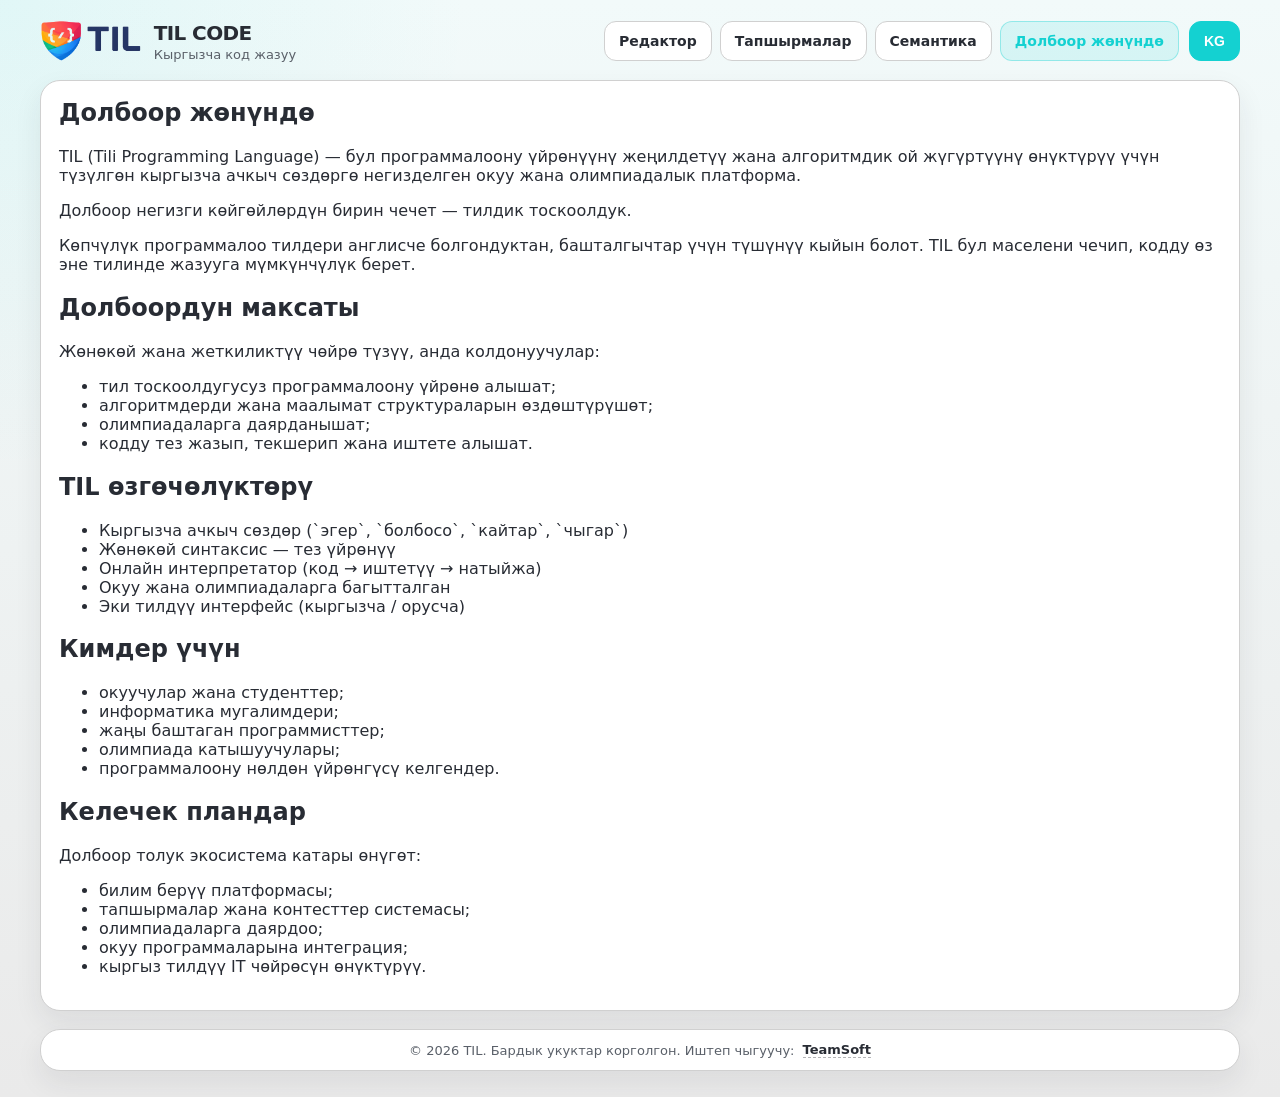
<file: docs/project-kg.html>
<!doctype html>
<html lang="ru">
  <head>
    <meta charset="UTF-8" />
    <meta name="viewport" content="width=device-width, initial-scale=1.0" />
    <title>TIL CODE — Долбоор жөнүндө</title>
    <meta
      name="description"
      content="Долбоор жөнүндө: TIL (Tili Programming Language) — кыргызча программалоо үчүн окуу жана олимпиадалык платформа. Программирование на кыргызском, кыргыз тилинде код жазуу, курстар, алгоритмдер."
    />
    <meta name="robots" content="index,follow" />
    <meta name="theme-color" content="#14d1d1" />

    <meta property="og:title" content="TIL CODE — Долбоор жөнүндө" />
    <meta property="og:description" content="TIL — кыргызча программалоо: кыргыз тилинде код жазуу үчүн тил жана окуу-олимпиадалык платформа." />
    <meta property="og:type" content="website" />
    <meta property="og:site_name" content="TIL CODE" />
    <meta name="twitter:card" content="summary" />
    <link rel="icon" type="image/png" sizes="32x32" href="assets/favicon-32.png" />
    <link rel="apple-touch-icon" sizes="180x180" href="assets/apple-touch-icon.png" />
    <link rel="icon" type="image/png" sizes="192x192" href="assets/icon-192.png" />

    <link rel="stylesheet" href="styles.css" />
  </head>
  <body class="lang-kg">
    <div class="page">
      <header class="topbar">
        <a href="index.html" class="brand">
          <img src="assets/logo.png" alt="TIL CODE — Кыргызча код жазуу" class="brand-logo" />
          <div class="brand-copy">
            <strong>TIL CODE</strong>
            <span>Кыргызча код жазуу</span>
          </div>
        </a>

        <div class="top-actions">
          <nav class="nav">
            <a href="index.html"><span data-lang="ru">Редактор</span><span data-lang="kg">Редактор</span></a>
            <a href="tasks.html"><span data-lang="ru">Задачи</span><span data-lang="kg">Тапшырмалар</span></a>
            <a href="semantics.html"><span data-lang="ru">Семантика</span><span data-lang="kg">Семантика</span></a>
            <a id="projectNavLink" href="project-kg.html" class="active"><span data-lang="kg">Долбоор жөнүндө</span><span data-lang="ru">О проекте</span></a>
          </nav>

          <div class="lang-switch">
            <button id="langToggleBtn" class="active" type="button" aria-label="Переключить язык интерфейса">RU</button>
          </div>
        </div>
      </header>

      <section class="card">
        <div class="card-body">
          <h1 style="margin-top: 0;">Долбоор жөнүндө</h1>

          <div data-lang="kg">
            <p>
              TIL (Tili Programming Language) — бул программалоону үйрөнүүнү жеңилдетүү жана алгоритмдик ой жүгүртүүнү өнүктүрүү үчүн түзүлгөн кыргызча ачкыч сөздөргө негизделген окуу жана олимпиадалык платформа.
            </p>

            <p>Долбоор негизги көйгөйлөрдүн бирин чечет — тилдик тоскоолдук.</p>
            <p>Көпчүлүк программалоо тилдери англисче болгондуктан, башталгычтар үчүн түшүнүү кыйын болот. TIL бул маселени чечип, кодду өз эне тилинде жазууга мүмкүнчүлүк берет.</p>

            <h2>Долбоордун максаты</h2>
            <p>Жөнөкөй жана жеткиликтүү чөйрө түзүү, анда колдонуучулар:</p>
            <ul>
              <li>тил тоскоолдугусуз программалоону үйрөнө алышат;</li>
              <li>алгоритмдерди жана маалымат структураларын өздөштүрүшөт;</li>
              <li>олимпиадаларга даярданышат;</li>
              <li>кодду тез жазып, текшерип жана иштете алышат.</li>
            </ul>

            <h2>TIL өзгөчөлүктөрү</h2>
            <ul>
              <li>Кыргызча ачкыч сөздөр (`эгер`, `болбосо`, `кайтар`, `чыгар`)</li>
              <li>Жөнөкөй синтаксис — тез үйрөнүү</li>
              <li>Онлайн интерпретатор (код → иштетүү → натыйжа)</li>
              <li>Окуу жана олимпиадаларга багытталган</li>
              <li>Эки тилдүү интерфейс (кыргызча / орусча)</li>
            </ul>

            <h2>Кимдер үчүн</h2>
            <ul>
              <li>окуучулар жана студенттер;</li>
              <li>информатика мугалимдери;</li>
              <li>жаңы баштаган программисттер;</li>
              <li>олимпиада катышуучулары;</li>
              <li>программалоону нөлдөн үйрөнгүсү келгендер.</li>
            </ul>

            <h2>Келечек пландар</h2>
            <p>Долбоор толук экосистема катары өнүгөт:</p>
            <ul>
              <li>билим берүү платформасы;</li>
              <li>тапшырмалар жана контесттер системасы;</li>
              <li>олимпиадаларга даярдоо;</li>
              <li>окуу программаларына интеграция;</li>
              <li>кыргыз тилдүү IT чөйрөсүн өнүктүрүү.</li>
            </ul>
          </div>

          <div data-lang="ru">
            <p><strong>Важно:</strong> интерфейс тилин RUге которсоңуз, бул беттеги мазмун орусча көрсөтүлөт.</p>
            <p>
              TIL (Tili Programming Language) — это учебно-олимпиадная платформа и язык программирования с кыргызскими ключевыми словами, созданные для упрощения входа в программирование и развития алгоритмического мышления.
            </p>
            <p>Проект решает одну из ключевых проблем обучения — языковой барьер.</p>
            <p>Большинство языков программирования используют английские ключевые слова, что усложняет понимание для начинающих. TIL предлагает альтернативу: писать код на понятном, родном языке.</p>

            <h2>Цель проекта</h2>
            <p>Создать простую, доступную и эффективную среду, где школьники и студенты смогут:</p>
            <ul>
              <li>изучать программирование без языкового барьера;</li>
              <li>осваивать алгоритмы и структуры данных;</li>
              <li>готовиться к олимпиадам по информатике;</li>
              <li>быстро проверять и запускать решения.</li>
            </ul>

            <h2>Особенности TIL</h2>
            <ul>
              <li>Кыргызские ключевые слова (`эгер`, `болбосо`, `кайтар`, `чыгар`)</li>
              <li>Минимальный синтаксис — быстрое обучение</li>
              <li>Онлайн-интерпретатор (код → запуск → результат)</li>
              <li>Ориентация на обучение и олимпиады</li>
              <li>Двуязычный интерфейс (русский / кыргызский)</li>
            </ul>

            <h2>Для кого этот проект</h2>
            <ul>
              <li>школьники и студенты;</li>
              <li>учителя информатики;</li>
              <li>начинающие программисты;</li>
              <li>участники олимпиад;</li>
              <li>все, кто хочет понять программирование с нуля.</li>
            </ul>

            <h2>Перспективы</h2>
            <p>Проект развивается как полноценная экосистема:</p>
            <ul>
              <li>образовательная платформа;</li>
              <li>система задач и контестов;</li>
              <li>подготовка к олимпиадам;</li>
              <li>интеграция с учебными программами;</li>
              <li>развитие кыргызоязычной IT-среды.</li>
            </ul>
          </div>
        </div>
      </section>

      <footer class="site-footer">
        <span data-lang="ru">© 2026 TIL. Все права защищены. Разработчик:</span><span data-lang="kg">© 2026 TIL. Бардык укуктар корголгон. Иштеп чыгуучу:</span>
        <a href="https://tms.kg/" target="_blank" rel="noopener noreferrer">TeamSoft</a>
      </footer>
    </div>

    <script src="config.js"></script>
    <script src="lang.js"></script>
  </body>
</html>
</file>
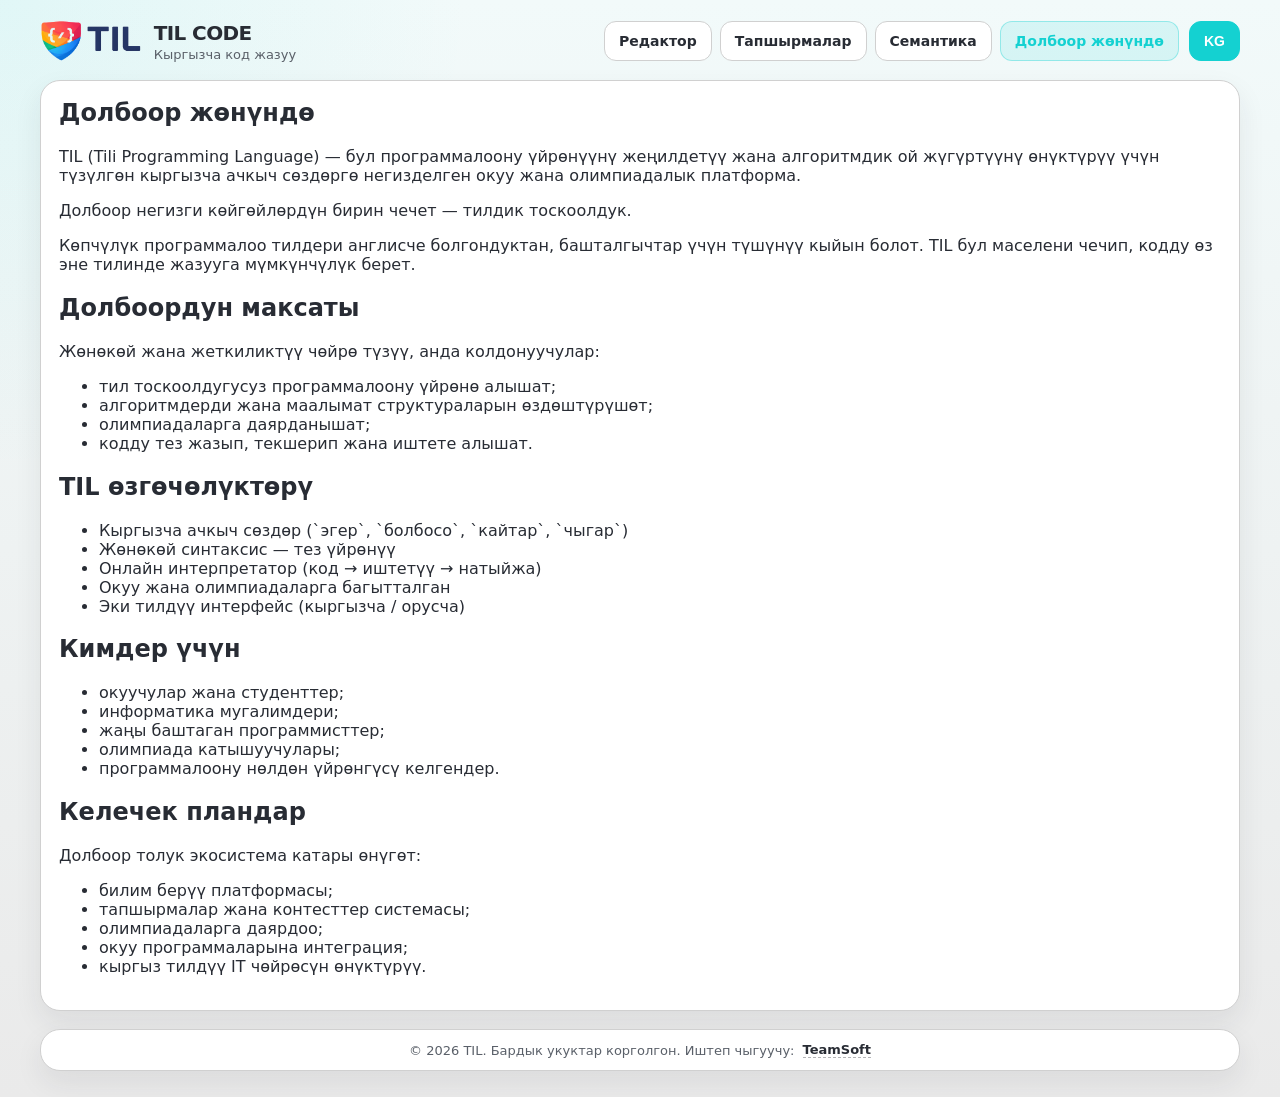
<file: docs/project-ru.html>
<!doctype html>
<html lang="ru">
  <head>
    <meta charset="UTF-8" />
    <meta name="viewport" content="width=device-width, initial-scale=1.0" />
    <title>TIL CODE — О проекте</title>
    <meta
      name="description"
      content="О проекте: TIL (Tili Programming Language) — платформа для кыргызча программалоо и программирования на кыргызском: язык с кыргызскими ключевыми словами, задачи, семантика, онлайн-интерпретатор."
    />
    <meta name="robots" content="index,follow" />
    <meta name="theme-color" content="#14d1d1" />

    <meta property="og:title" content="TIL CODE — О проекте" />
    <meta property="og:description" content="TIL — кыргызча программалоо и программирование на кыргызском: язык с кыргызскими ключевыми словами и онлайн-интерпретатор." />
    <meta property="og:type" content="website" />
    <meta property="og:site_name" content="TIL CODE" />
    <meta name="twitter:card" content="summary" />
    <link rel="icon" type="image/png" sizes="32x32" href="assets/favicon-32.png" />
    <link rel="apple-touch-icon" sizes="180x180" href="assets/apple-touch-icon.png" />
    <link rel="icon" type="image/png" sizes="192x192" href="assets/icon-192.png" />

    <link rel="stylesheet" href="styles.css" />
  </head>
  <body class="lang-kg">
    <div class="page">
      <header class="topbar">
        <a href="index.html" class="brand">
          <img src="assets/logo.png" alt="TIL CODE — Кыргызча код жазуу" class="brand-logo" />
          <div class="brand-copy">
            <strong>TIL CODE</strong>
            <span>Кыргызча код жазуу</span>
          </div>
        </a>

        <div class="top-actions">
          <nav class="nav">
            <a href="index.html"><span data-lang="ru">Редактор</span><span data-lang="kg">Редактор</span></a>
            <a href="tasks.html"><span data-lang="ru">Задачи</span><span data-lang="kg">Тапшырмалар</span></a>
            <a href="semantics.html"><span data-lang="ru">Семантика</span><span data-lang="kg">Семантика</span></a>
            <a id="projectNavLink" href="project-ru.html" class="active"><span data-lang="kg">Долбоор жөнүндө</span><span data-lang="ru">О проекте</span></a>
          </nav>

          <div class="lang-switch">
            <button id="langToggleBtn" class="active" type="button" aria-label="Переключить язык интерфейса">RU</button>
          </div>
        </div>
      </header>

      <section class="card">
        <div class="card-body">
          <h1 style="margin-top: 0;">О проекте</h1>

          <div data-lang="ru">
            <p>
              TIL (Tili Programming Language) — это учебно-олимпиадная платформа и язык программирования с кыргызскими ключевыми словами, созданные для упрощения входа в программирование и развития алгоритмического мышления.
            </p>
            <p>Проект решает одну из ключевых проблем обучения — языковой барьер.</p>
            <p>
              Большинство языков программирования используют английские ключевые слова, что усложняет понимание для начинающих. TIL предлагает альтернативу: писать код на понятном, родном языке.
            </p>

            <h2>Цель проекта</h2>
            <p>Создать простую, доступную и эффективную среду, где школьники и студенты смогут:</p>
            <ul>
              <li>изучать программирование без языкового барьера;</li>
              <li>осваивать алгоритмы и структуры данных;</li>
              <li>готовиться к олимпиадам по информатике;</li>
              <li>быстро проверять и запускать решения.</li>
            </ul>

            <h2>Особенности TIL</h2>
            <ul>
              <li>Кыргызские ключевые слова (`эгер`, `болбосо`, `кайтар`, `чыгар`)</li>
              <li>Минимальный синтаксис — быстрое обучение</li>
              <li>Онлайн-интерпретатор (код → запуск → результат)</li>
              <li>Ориентация на обучение и олимпиады</li>
              <li>Двуязычный интерфейс (русский / кыргызский)</li>
            </ul>

            <h2>Для кого этот проект</h2>
            <ul>
              <li>школьники и студенты;</li>
              <li>учителя информатики;</li>
              <li>начинающие программисты;</li>
              <li>участники олимпиад;</li>
              <li>все, кто хочет понять программирование с нуля.</li>
            </ul>

            <h2>Перспективы</h2>
            <p>Проект развивается как полноценная экосистема:</p>
            <ul>
              <li>образовательная платформа;</li>
              <li>система задач и контестов;</li>
              <li>подготовка к олимпиадам;</li>
              <li>интеграция с учебными программами;</li>
              <li>развитие кыргызоязычной IT-среды.</li>
            </ul>
          </div>

          <div data-lang="kg">
            <p>
              TIL (Tili Programming Language) — бул программалоону үйрөнүүнү жеңилдетүү жана алгоритмдик ой жүгүртүүнү өнүктүрүү үчүн түзүлгөн кыргызча ачкыч сөздөргө негизделген окуу жана олимпиадалык платформа.
            </p>
            <p>Долбоор негизги көйгөйлөрдүн бирин чечет — тилдик тоскоолдук.</p>
            <p>Көпчүлүк программалоо тилдери англисче болгондуктан, башталгычтар үчүн түшүнүү кыйын болот. TIL бул маселени чечип, кодду өз эне тилинде жазууга мүмкүнчүлүк берет.</p>

            <h2>Долбоордун максаты</h2>
            <p>Жөнөкөй жана жеткиликтүү чөйрө түзүү, анда колдонуучулар:</p>
            <ul>
              <li>тил тоскоолдугусуз программалоону үйрөнө алышат;</li>
              <li>алгоритмдерди жана маалымат структураларын өздөштүрүшөт;</li>
              <li>олимпиадаларга даярданышат;</li>
              <li>кодду тез жазып, текшерип жана иштете алышат.</li>
            </ul>

            <h2>TIL өзгөчөлүктөрү</h2>
            <ul>
              <li>Кыргызча ачкыч сөздөр (`эгер`, `болбосо`, `кайтар`, `чыгар`)</li>
              <li>Жөнөкөй синтаксис — тез үйрөнүү</li>
              <li>Онлайн интерпретатор (код → иштетүү → натыйжа)</li>
              <li>Окуу жана олимпиадаларга багытталган</li>
              <li>Эки тилдүү интерфейс (кыргызча / орусча)</li>
            </ul>

            <h2>Кимдер үчүн</h2>
            <ul>
              <li>окуучулар жана студенттер;</li>
              <li>информатика мугалимдери;</li>
              <li>жаңы баштаган программисттер;</li>
              <li>олимпиада катышуучулары;</li>
              <li>программалоону нөлдөн үйрөнгүсү келгендер.</li>
            </ul>

            <h2>Келечек пландар</h2>
            <p>Долбоор толук экосистема катары өнүгөт:</p>
            <ul>
              <li>билим берүү платформасы;</li>
              <li>тапшырмалар жана контесттер системасы;</li>
              <li>олимпиадаларга даярдоо;</li>
              <li>окуу программаларына интеграция;</li>
              <li>кыргыз тилдүү IT чөйрөсүн өнүктүрүү.</li>
            </ul>
          </div>
        </div>
      </section>

      <footer class="site-footer">
        <span data-lang="ru">© 2026 TIL. Все права защищены. Разработчик:</span><span data-lang="kg">© 2026 TIL. Бардык укуктар корголгон. Иштеп чыгуучу:</span>
        <a href="https://tms.kg/" target="_blank" rel="noopener noreferrer">TeamSoft</a>
      </footer>
    </div>

    <script src="config.js"></script>
    <script src="lang.js"></script>
  </body>
</html>
</file>
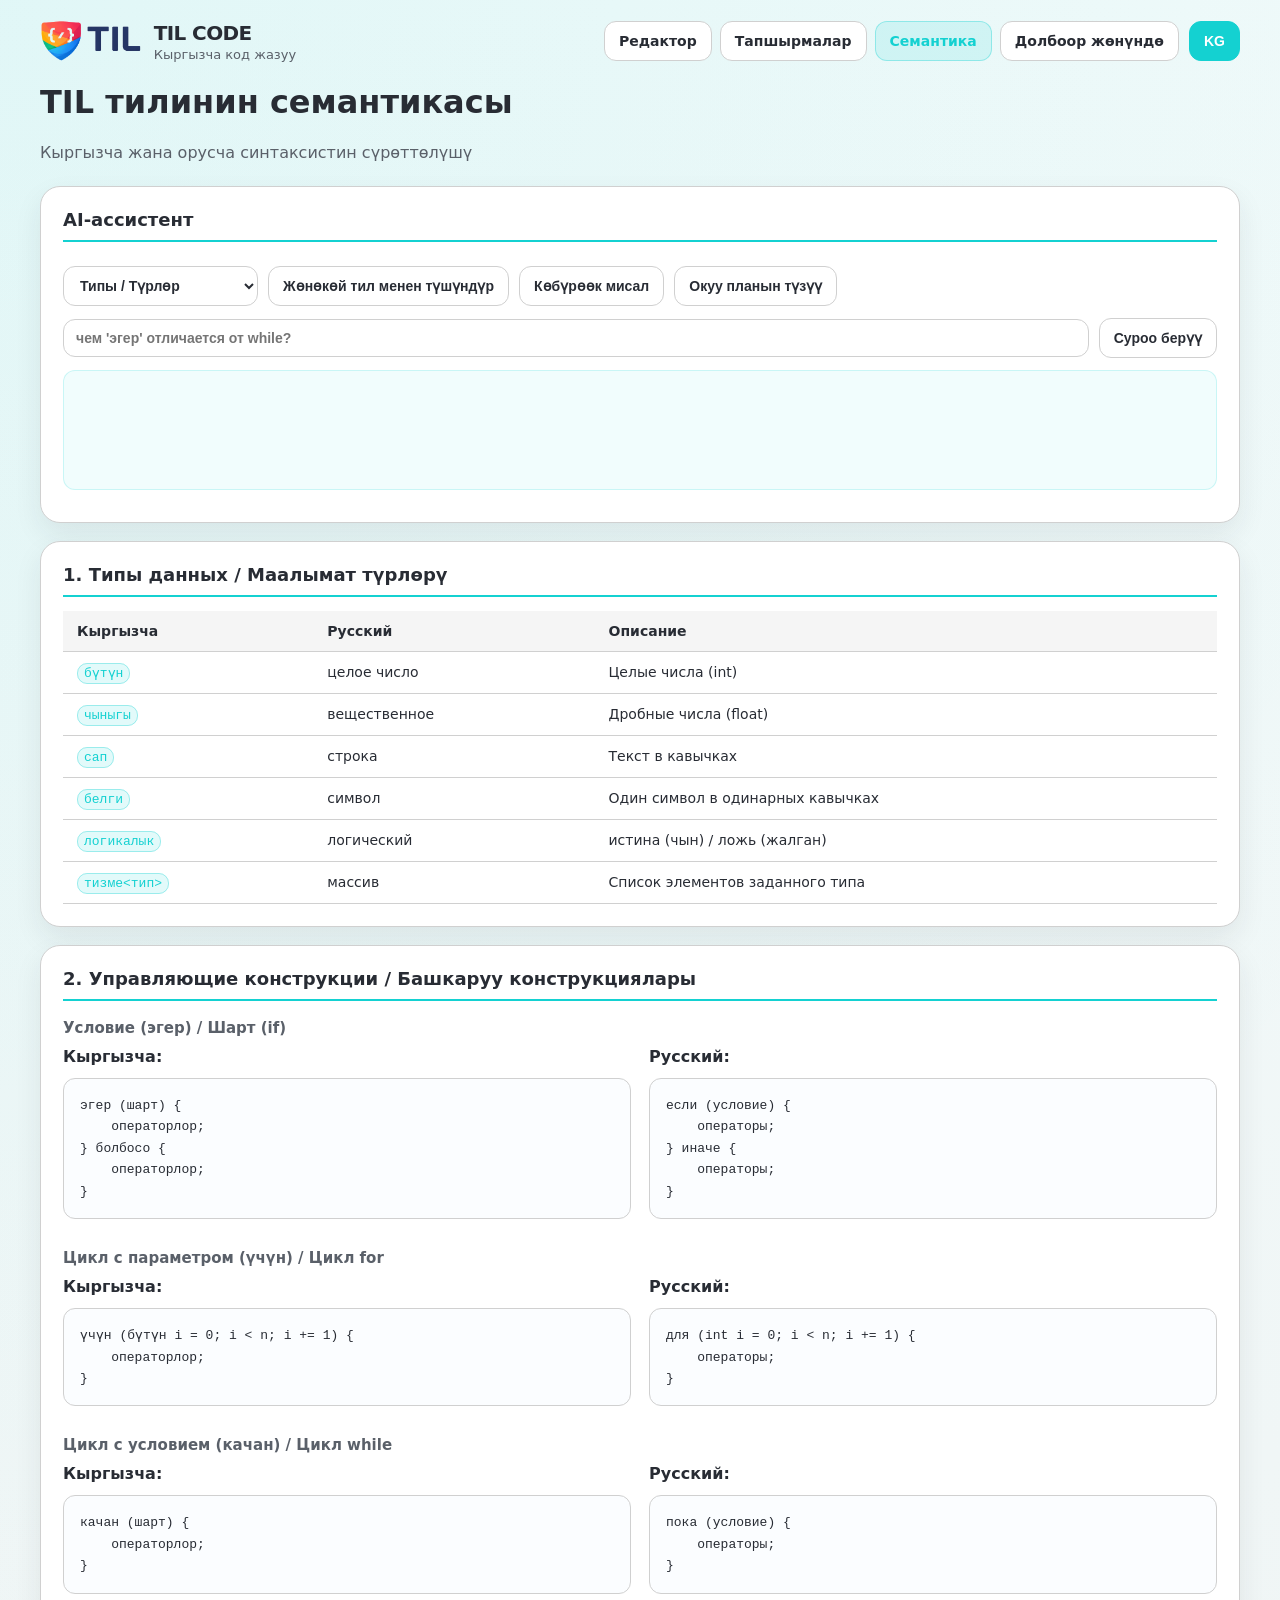
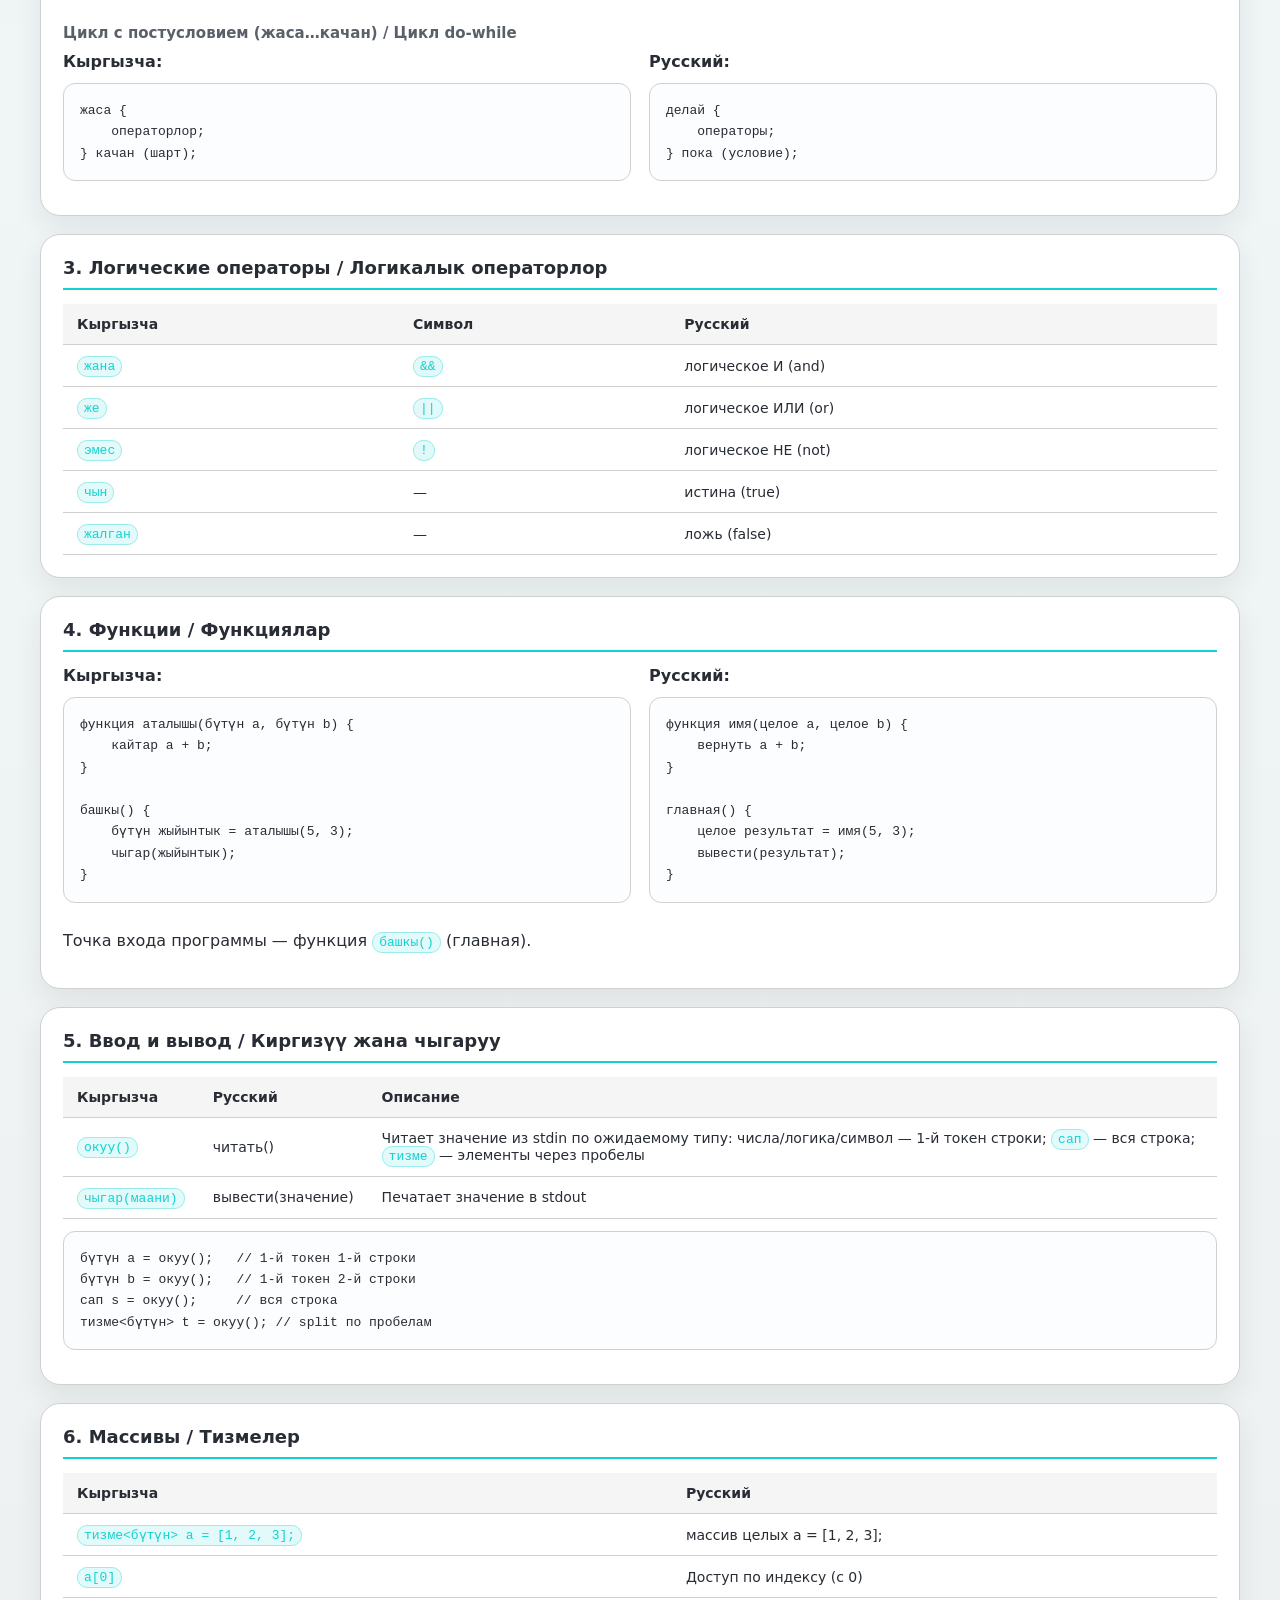
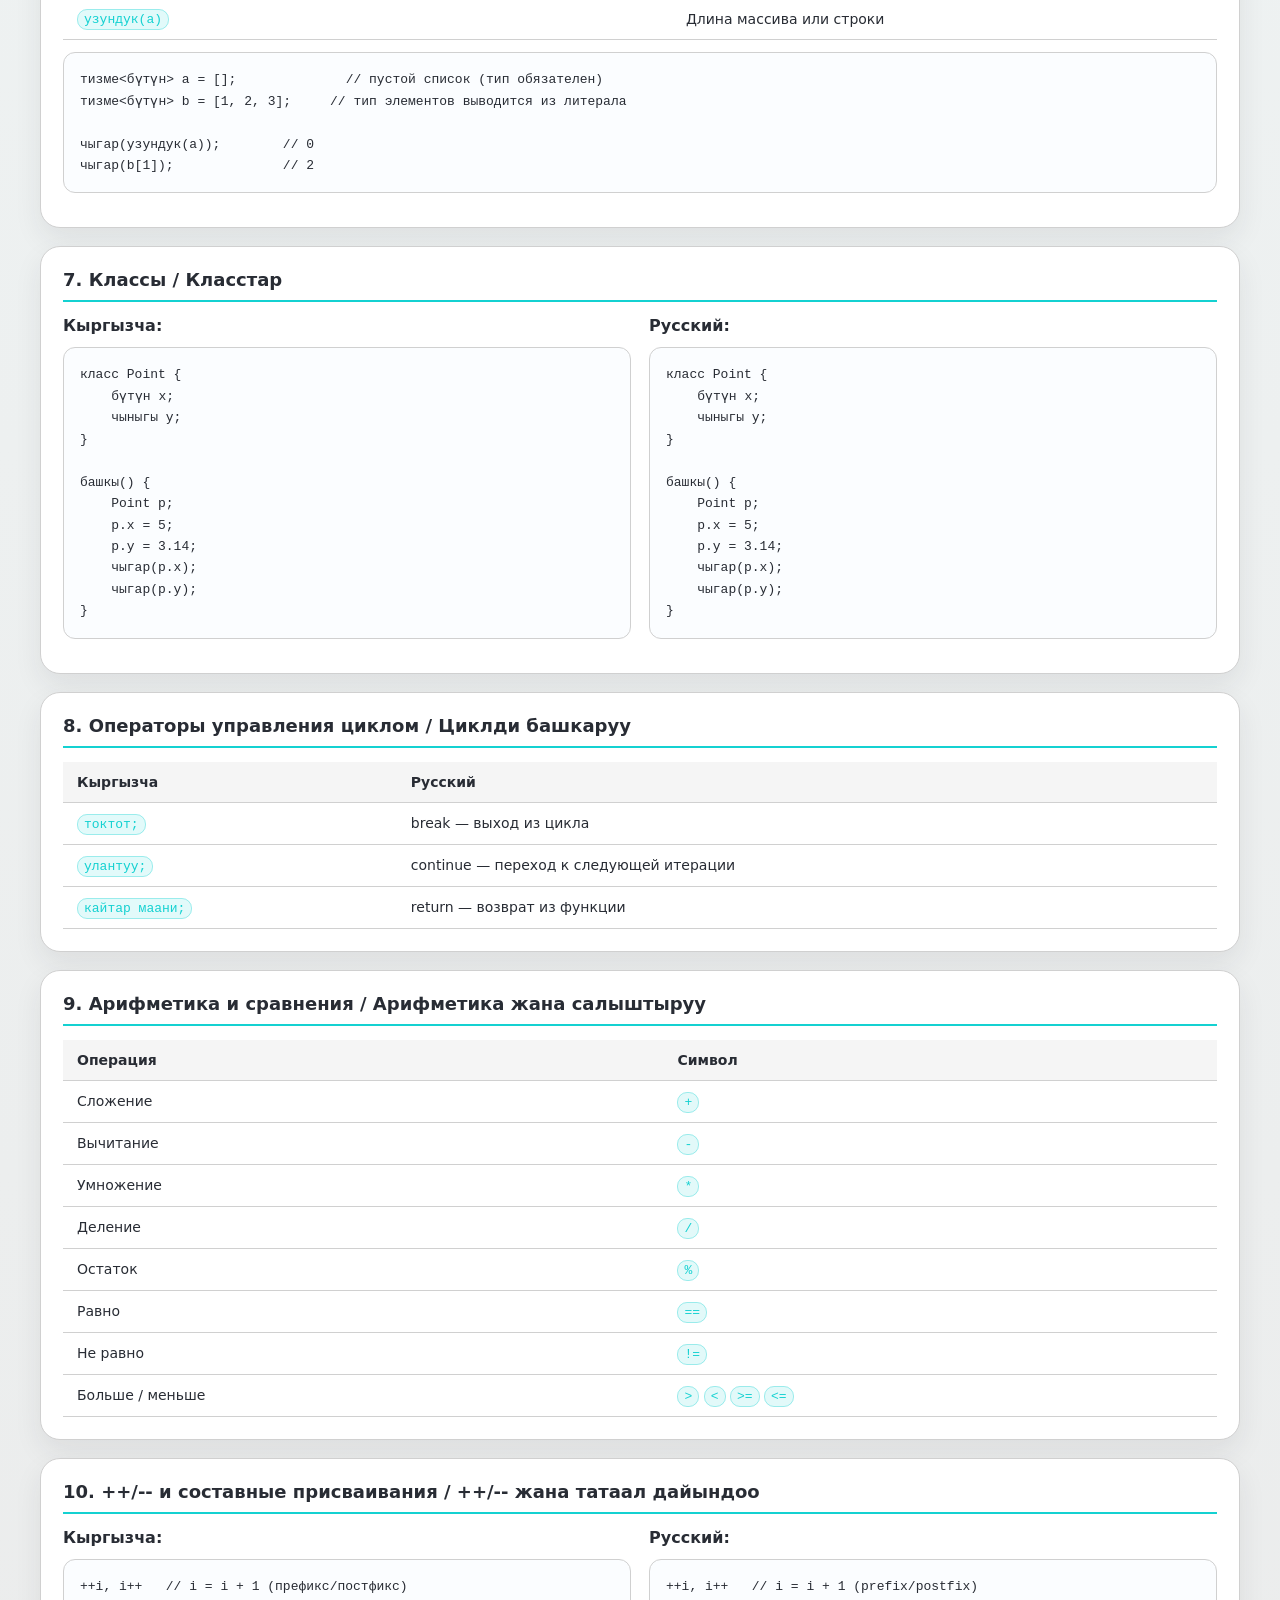
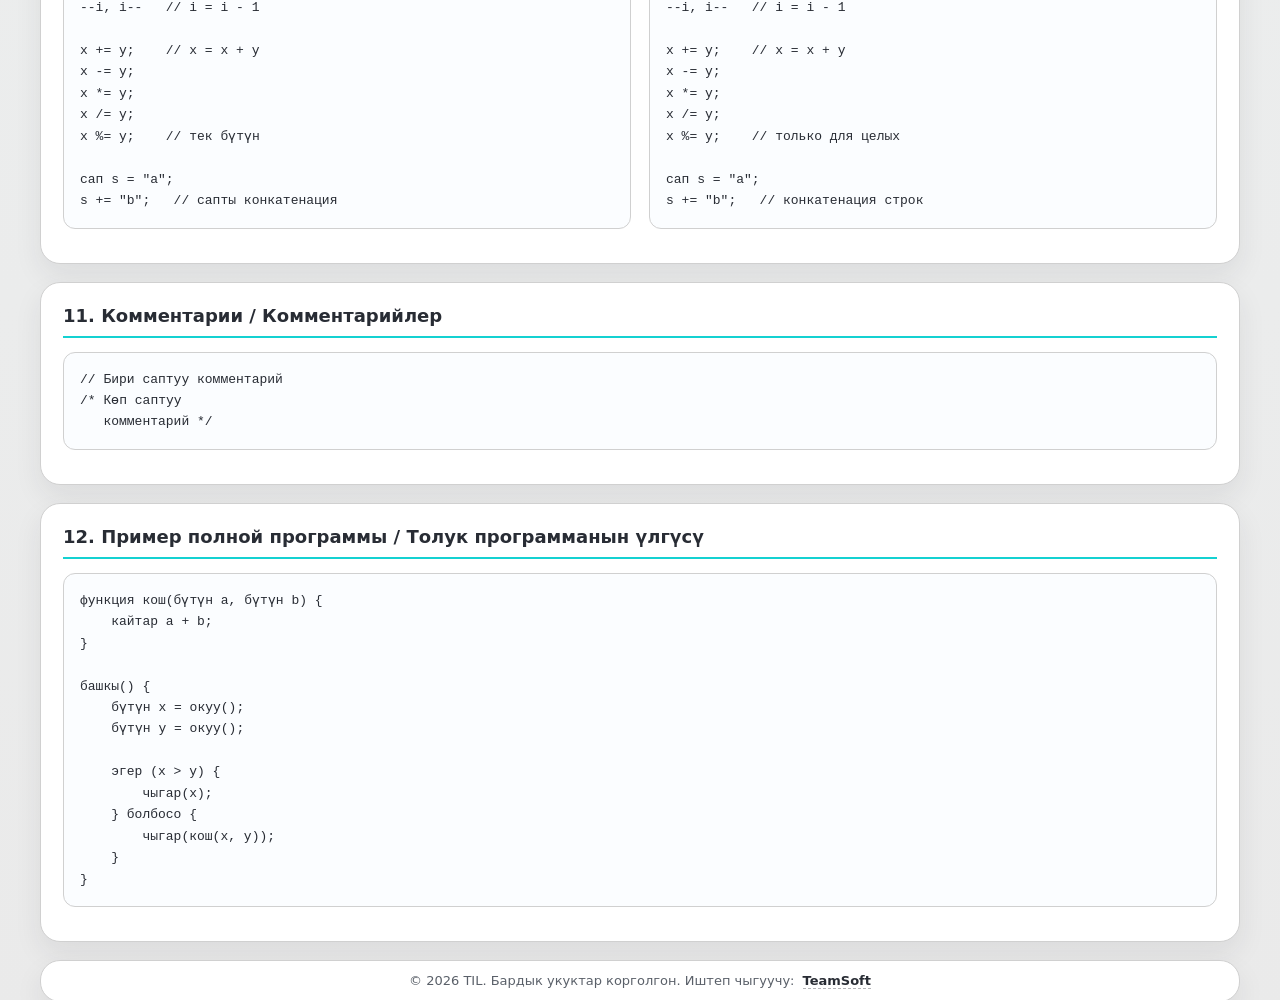
<file: docs/semantics.html>
<!doctype html>
<html lang="ru">
  <head>
    <meta charset="UTF-8" />
    <meta name="viewport" content="width=device-width, initial-scale=1.0" />
    <title>TIL CODE — Семантика</title>
    <meta name="description" content="Семантика для кыргызча программалоо: программирование на кыргызском, праграммирование, Кыргызстан программиронвание, кодирование и курсы на кыргызском. Типы и операторы языка TIL." />
    <meta name="robots" content="index,follow" />
    <meta name="theme-color" content="#14d1d1" />

    <meta property="og:title" content="TIL CODE — Семантика" />
    <meta property="og:description" content="Семантика языка TIL для кыргызча программалоо: программирование на кыргызском, праграммирование, Кыргызстан программиронвание, кодирование и курсы на кыргызском. Типы и операторы." />
    <meta property="og:type" content="website" />
    <meta property="og:site_name" content="TIL CODE" />
    <meta name="twitter:card" content="summary" />
    <link rel="icon" type="image/png" sizes="32x32" href="assets/favicon-32.png" />
    <link rel="apple-touch-icon" sizes="180x180" href="assets/apple-touch-icon.png" />
    <link rel="icon" type="image/png" sizes="192x192" href="assets/icon-192.png" />
    <link rel="stylesheet" href="styles.css" />
  </head>
  <body class="lang-kg">
    <div class="page">
      <header class="topbar">
        <a href="index.html" class="brand">
          <img src="assets/logo.png" alt="TIL CODE — Кыргызча код жазуу" class="brand-logo" />
          <div class="brand-copy">
            <strong>TIL CODE</strong>
            <span>Кыргызча код жазуу</span>
          </div>
        </a>

        <div class="top-actions">
          <nav class="nav">
            <a href="index.html"><span data-lang="ru">Редактор</span><span data-lang="kg">Редактор</span></a>
            <a href="tasks.html"><span data-lang="ru">Задачи</span><span data-lang="kg">Тапшырмалар</span></a>
            <a href="semantics.html" class="active"><span data-lang="ru">Семантика</span><span data-lang="kg">Семантика</span></a>
            <a id="projectNavLink" href="project-kg.html"><span data-lang="kg">Долбоор жөнүндө</span><span data-lang="ru">О проекте</span></a>
          </nav>

          <div class="lang-switch">
            <button id="langToggleBtn" class="active" type="button" aria-label="Переключить язык интерфейса">RU</button>
          </div>
        </div>
      </header>

      <header class="semantics-header">
        <h1><span data-lang="ru">Семантика языка TIL</span><span data-lang="kg">TIL тилинин семантикасы</span></h1>
        <p style="color: var(--muted); margin: 8px 0 0;">
          <span data-lang="ru">Детальное описание синтаксиса на кыргызском и русском</span>
          <span data-lang="kg">Кыргызча жана орусча синтаксистин сүрөттөлүшү</span>
        </p>
      </header>

      <section class="semantics-section" id="semAiTools">
        <h2><span data-lang="ru">AI-ассистент</span><span data-lang="kg">AI-ассистент</span></h2>
        <div class="bilingual" style="grid-template-columns: 1fr;">
          <div>
            <div style="display:flex; gap:10px; flex-wrap:wrap; align-items:center; margin: 10px 0 12px;">
              <select id="semTopic" class="ghost-btn" style="padding: 10px 12px;">
                <option value="types">Типы / Түрлөр</option>
                <option value="if">эгер / if</option>
                <option value="for">үчүн / for</option>
                <option value="while">качан / while</option>
                <option value="do">жаса..качан / do-while</option>
                <option value="logic">логика / логика</option>
                <option value="io">окуу()/чыгар()</option>
                <option value="list">тизме / list</option>
                <option value="class">класс / class</option>
                <option value="ops">++/--, +=</option>
                <option value="comments">комментарии</option>
              </select>

              <button id="semExplainKidBtn" type="button" class="chip-btn">
                <span data-lang="ru">Объясни простыми словами</span><span data-lang="kg">Жөнөкөй тил менен түшүндүр</span>
              </button>
              <button id="semMoreExamplesBtn" type="button" class="chip-btn">
                <span data-lang="ru">Показать больше примеров</span><span data-lang="kg">Көбүрөөк мисал</span>
              </button>
              <button id="semPlanBtn" type="button" class="ghost-btn">
                <span data-lang="ru">Составить мой план</span><span data-lang="kg">Окуу планын түзүү</span>
              </button>
            </div>

            <div style="display:flex; gap:10px; flex-wrap:wrap; align-items:center; margin: 0 0 12px;">
              <input id="semQuestion" class="ghost-btn" style="flex:1; min-width: 240px; padding: 10px 12px;" placeholder="чем 'эгер' отличается от while?" />
              <button id="semAskBtn" type="button" class="chip-btn">
                <span data-lang="ru">Спросить</span><span data-lang="kg">Суроо берүү</span>
              </button>
            </div>

            <pre id="semAiOut" class="modal-pre modal-pre-wrap" style="min-height: 120px;"></pre>
            <div style="display:flex; gap:10px; align-items:center; flex-wrap:wrap; margin-top: 10px;">
              <button id="semCopyOutBtn" type="button" class="ghost-btn" style="display:none;">
                <span data-lang="ru">Копировать план</span><span data-lang="kg">Планды көчүрүү</span>
              </button>
              <button id="semDownloadOutBtn" type="button" class="ghost-btn" style="display:none;">
                <span data-lang="ru">Скачать план</span><span data-lang="kg">Планды жүктөп алуу</span>
              </button>
              <div class="small muted" id="semAiStatus"></div>
            </div>
          </div>
        </div>
      </section>

      <div id="planWizardBackdrop" class="modal-backdrop" hidden style="display:none;">
        <div class="modal" role="dialog" aria-modal="true" aria-labelledby="planWizardTitle">
          <div class="modal-head">
            <div class="modal-title" id="planWizardTitle">
              <span data-lang="ru">Составить мой план</span><span data-lang="kg">Окуу планын түзүү</span>
            </div>
            <button type="button" class="ghost-btn modal-close-btn" id="planWizardCloseBtn" aria-label="Close">✕</button>
          </div>
          <div class="modal-body">
            <div class="small muted" id="planWizardStepLabel"></div>

            <div id="planStep1" class="plan-step">
              <h3 style="margin: 10px 0 8px;"><span data-lang="ru">Шаг 1. Кто вы?</span><span data-lang="kg">1-кадам. Сиз кимсиз?</span></h3>
              <div class="stack">
                <label><input type="radio" name="who" value="beginner" checked /> <span data-lang="ru">Я начинающий</span><span data-lang="kg">Мен башталгычмын</span></label>
                <label><input type="radio" name="who" value="has_exp" /> <span data-lang="ru">У меня уже есть опыт</span><span data-lang="kg">Тажрыйбам бар</span></label>
                <label><input type="radio" name="who" value="olymp" /> <span data-lang="ru">Готовлюсь к олимпиаде</span><span data-lang="kg">Олимпиадага даярданам</span></label>
              </div>
            </div>

            <div id="planStep2" class="plan-step" style="display:none;">
              <h3 style="margin: 10px 0 8px;"><span data-lang="ru">Шаг 2. Сколько времени есть?</span><span data-lang="kg">2-кадам. Канча убакыт бар?</span></h3>
              <div class="stack">
                <div>
                  <div class="small muted"><span data-lang="ru">Срок обучения</span><span data-lang="kg">Мөөнөт</span></div>
                  <select id="planDuration" class="ghost-btn" style="padding: 10px 12px; width: 100%; max-width: 360px;">
                    <option value="2w">2 недели</option>
                    <option value="1m" selected>1 месяц</option>
                    <option value="3m">3 месяца</option>
                    <option value="custom">свой срок</option>
                  </select>
                  <input id="planDurationCustom" class="ghost-btn" style="display:none; margin-top:10px; padding:10px 12px; width:100%; max-width: 360px;" placeholder="например: 6 недель" />
                </div>
                <div style="display:flex; gap:10px; flex-wrap:wrap;">
                  <div style="flex:1; min-width:180px;">
                    <div class="small muted"><span data-lang="ru">Дней в неделю</span><span data-lang="kg">Аптада күн</span></div>
                    <select id="planDaysWeek" class="ghost-btn" style="padding: 10px 12px; width: 100%;">
                      <option>2</option><option>3</option><option selected>5</option><option>6</option><option>7</option>
                    </select>
                  </div>
                  <div style="flex:1; min-width:180px;">
                    <div class="small muted"><span data-lang="ru">Раз в день</span><span data-lang="kg">Күнүнө жолу</span></div>
                    <select id="planTimesDay" class="ghost-btn" style="padding: 10px 12px; width: 100%;">
                      <option selected>1</option><option>2</option><option>3</option>
                    </select>
                  </div>
                  <div style="flex:1; min-width:180px;">
                    <div class="small muted"><span data-lang="ru">Минут за сессию</span><span data-lang="kg">Сессия (мүнөт)</span></div>
                    <select id="planMinsSession" class="ghost-btn" style="padding: 10px 12px; width: 100%;">
                      <option>15</option><option selected>30</option><option>45</option><option>60</option>
                    </select>
                  </div>
                </div>
              </div>
            </div>

            <div id="planStep3" class="plan-step" style="display:none;">
              <h3 style="margin: 10px 0 8px;"><span data-lang="ru">Шаг 3. Цель</span><span data-lang="kg">3-кадам. Максат</span></h3>
              <div class="stack">
                <label><input type="radio" name="goal" value="basics" checked /> <span data-lang="ru">Понимать основы</span><span data-lang="kg">Негиздерди түшүнүү</span></label>
                <label><input type="radio" name="goal" value="tasks" /> <span data-lang="ru">Решать задачи</span><span data-lang="kg">Тапшырма чыгаруу</span></label>
                <label><input type="radio" name="goal" value="code" /> <span data-lang="ru">Писать код самостоятельно</span><span data-lang="kg">Өз алдынча код жазуу</span></label>
                <label><input type="radio" name="goal" value="contest" /> <span data-lang="ru">Подготовка к конкурсу</span><span data-lang="kg">Конкурс/олимпиада</span></label>
              </div>
            </div>

            <div id="planStep4" class="plan-step" style="display:none;">
              <h3 style="margin: 10px 0 8px;"><span data-lang="ru">Шаг 4. Как вам удобно?</span><span data-lang="kg">4-кадам. Кайсы ыңгайлуу?</span></h3>
              <div class="stack">
                <label><input type="checkbox" id="prefTheory" /> <span data-lang="ru">Больше теории</span><span data-lang="kg">Көбүрөөк теория</span></label>
                <label><input type="checkbox" id="prefPractice" checked /> <span data-lang="ru">Больше практики</span><span data-lang="kg">Көбүрөөк практика</span></label>
                <label><input type="checkbox" id="prefShort" /> <span data-lang="ru">Короткие уроки</span><span data-lang="kg">Кыска сабак</span></label>
                <label><input type="checkbox" id="prefDetailed" /> <span data-lang="ru">Подробные объяснения</span><span data-lang="kg">Толук түшүндүрмө</span></label>
              </div>
              <div style="display:flex; gap:10px; flex-wrap:wrap; margin-top: 10px;">
                <div style="flex:1; min-width:220px;">
                  <div class="small muted"><span data-lang="ru">Возрастная группа</span><span data-lang="kg">Курак</span></div>
                  <select id="planAge" class="ghost-btn" style="padding: 10px 12px; width:100%;">
                    <option value="school">школьник</option>
                    <option value="student">студент</option>
                    <option value="adult" selected>взрослый</option>
                  </select>
                </div>
                <div style="flex:1; min-width:220px;">
                  <div class="small muted"><span data-lang="ru">Язык интерфейса</span><span data-lang="kg">Интерфейс тили</span></div>
                  <select id="planUiLang" class="ghost-btn" style="padding: 10px 12px; width:100%;">
                    <option value="kg">кыргызский</option>
                    <option value="ru" selected>русский</option>
                  </select>
                </div>
              </div>
            </div>

            <div id="planStep5" class="plan-step" style="display:none;">
              <h3 style="margin: 10px 0 8px;"><span data-lang="ru">Шаг 5. Подтверждение</span><span data-lang="kg">5-кадам. Ырастоо</span></h3>
              <pre class="modal-pre modal-pre-wrap" id="planWizardSummary" style="min-height: 120px;"></pre>
            </div>
          </div>
          <div class="modal-actions" style="justify-content: space-between;">
            <button type="button" class="ghost-btn" id="planBackBtn"><span data-lang="ru">Назад</span><span data-lang="kg">Артка</span></button>
            <div style="display:flex; gap:10px;">
              <button type="button" class="ghost-btn" id="planNextBtn"><span data-lang="ru">Далее</span><span data-lang="kg">Кийинки</span></button>
              <button type="button" class="chip-btn" id="planGenerateBtn" style="display:none;"><span data-lang="ru">Сгенерировать план</span><span data-lang="kg">Планды чыгаруу</span></button>
            </div>
          </div>
        </div>
      </div>

      <section class="semantics-section">
        <h2>1. Типы данных / Маалымат түрлөрү</h2>
        <table class="syntax-table">
          <thead>
            <tr>
              <th>Кыргызча</th>
              <th>Русский</th>
              <th>Описание</th>
            </tr>
          </thead>
          <tbody>
            <tr><td><code>бүтүн</code></td><td>целое число</td><td>Целые числа (int)</td></tr>
            <tr><td><code>чыныгы</code></td><td>вещественное</td><td>Дробные числа (float)</td></tr>
            <tr><td><code>сап</code></td><td>строка</td><td>Текст в кавычках</td></tr>
            <tr><td><code>белги</code></td><td>символ</td><td>Один символ в одинарных кавычках</td></tr>
            <tr><td><code>логикалык</code></td><td>логический</td><td>истина (чын) / ложь (жалган)</td></tr>
            <tr><td><code>тизме&lt;тип&gt;</code></td><td>массив</td><td>Список элементов заданного типа</td></tr>
          </tbody>
        </table>
      </section>

      <section class="semantics-section">
        <h2>2. Управляющие конструкции / Башкаруу конструкциялары</h2>

        <h3>Условие (эгер) / Шарт (if)</h3>
        <div class="bilingual">
          <div>
            <strong>Кыргызча:</strong>
            <pre class="code-block">эгер (шарт) {
    операторлор;
} болбосо {
    операторлор;
}</pre>
          </div>
          <div>
            <strong>Русский:</strong>
            <pre class="code-block">если (условие) {
    операторы;
} иначе {
    операторы;
}</pre>
          </div>
        </div>

        <h3>Цикл с параметром (үчүн) / Цикл for</h3>
        <div class="bilingual">
          <div>
            <strong>Кыргызча:</strong>
            <pre class="code-block">үчүн (бүтүн i = 0; i < n; i += 1) {
    операторлор;
}</pre>
          </div>
          <div>
            <strong>Русский:</strong>
            <pre class="code-block">для (int i = 0; i < n; i += 1) {
    операторы;
}</pre>
          </div>
        </div>

        <h3>Цикл с условием (качан) / Цикл while</h3>
        <div class="bilingual">
          <div>
            <strong>Кыргызча:</strong>
            <pre class="code-block">качан (шарт) {
    операторлор;
}</pre>
          </div>
          <div>
            <strong>Русский:</strong>
            <pre class="code-block">пока (условие) {
    операторы;
}</pre>
          </div>
        </div>

        <h3>Цикл с постусловием (жаса…качан) / Цикл do-while</h3>
        <div class="bilingual">
          <div>
            <strong>Кыргызча:</strong>
            <pre class="code-block">жаса {
    операторлор;
} качан (шарт);</pre>
          </div>
          <div>
            <strong>Русский:</strong>
            <pre class="code-block">делай {
    операторы;
} пока (условие);</pre>
          </div>
        </div>
      </section>

      <section class="semantics-section">
        <h2>3. Логические операторы / Логикалык операторлор</h2>
        <table class="syntax-table">
          <thead>
            <tr>
              <th>Кыргызча</th>
              <th>Символ</th>
              <th>Русский</th>
            </tr>
          </thead>
          <tbody>
            <tr><td><code>жана</code></td><td><code>&&</code></td><td>логическое И (and)</td></tr>
            <tr><td><code>же</code></td><td><code>||</code></td><td>логическое ИЛИ (or)</td></tr>
            <tr><td><code>эмес</code></td><td><code>!</code></td><td>логическое НЕ (not)</td></tr>
            <tr><td><code>чын</code></td><td>—</td><td>истина (true)</td></tr>
            <tr><td><code>жалган</code></td><td>—</td><td>ложь (false)</td></tr>
          </tbody>
        </table>
      </section>

      <section class="semantics-section">
        <h2>4. Функции / Функциялар</h2>
        <div class="bilingual">
          <div>
            <strong>Кыргызча:</strong>
            <pre class="code-block">функция аталышы(бүтүн a, бүтүн b) {
    кайтар a + b;
}

башкы() {
    бүтүн жыйынтык = аталышы(5, 3);
    чыгар(жыйынтык);
}</pre>
          </div>
          <div>
            <strong>Русский:</strong>
            <pre class="code-block">функция имя(целое a, целое b) {
    вернуть a + b;
}

главная() {
    целое результат = имя(5, 3);
    вывести(результат);
}</pre>
          </div>
        </div>
        <p class="small muted">Точка входа программы — функция <code>башкы()</code> (главная).</p>
      </section>

      <section class="semantics-section">
        <h2>5. Ввод и вывод / Киргизүү жана чыгаруу</h2>
        <table class="syntax-table">
          <thead>
            <tr>
              <th>Кыргызча</th>
              <th>Русский</th>
              <th>Описание</th>
            </tr>
          </thead>
          <tbody>
            <tr><td><code>окуу()</code></td><td>читать()</td><td>Читает значение из stdin по ожидаемому типу: числа/логика/символ — 1-й токен строки; <code>сап</code> — вся строка; <code>тизме</code> — элементы через пробелы</td></tr>
            <tr><td><code>чыгар(маани)</code></td><td>вывести(значение)</td><td>Печатает значение в stdout</td></tr>
          </tbody>
        </table>
        <pre class="code-block">бүтүн a = окуу();   // 1-й токен 1-й строки
бүтүн b = окуу();   // 1-й токен 2-й строки
сап s = окуу();     // вся строка
тизме&lt;бүтүн&gt; t = окуу(); // split по пробелам</pre>
      </section>

      <section class="semantics-section">
        <h2>6. Массивы / Тизмелер</h2>
        <table class="syntax-table">
          <thead>
            <tr>
              <th>Кыргызча</th>
              <th>Русский</th>
            </tr>
          </thead>
          <tbody>
            <tr><td><code>тизме&lt;бүтүн&gt; a = [1, 2, 3];</code></td><td>массив целых a = [1, 2, 3];</td></tr>
            <tr><td><code>a[0]</code></td><td>Доступ по индексу (с 0)</td></tr>
            <tr><td><code>узундук(a)</code></td><td>Длина массива или строки</td></tr>
          </tbody>
        </table>
        <pre class="code-block">тизме&lt;бүтүн&gt; a = [];              // пустой список (тип обязателен)
тизме&lt;бүтүн&gt; b = [1, 2, 3];     // тип элементов выводится из литерала

чыгар(узундук(a));        // 0
чыгар(b[1]);              // 2</pre>
      </section>

      <section class="semantics-section">
        <h2>7. Классы / Класстар</h2>
        <div class="bilingual">
          <div>
            <strong>Кыргызча:</strong>
            <pre class="code-block">класс Point {
    бүтүн x;
    чыныгы y;
}

башкы() {
    Point p;
    p.x = 5;
    p.y = 3.14;
    чыгар(p.x);
    чыгар(p.y);
}</pre>
          </div>
          <div>
            <strong>Русский:</strong>
            <pre class="code-block">класс Point {
    бүтүн x;
    чыныгы y;
}

башкы() {
    Point p;
    p.x = 5;
    p.y = 3.14;
    чыгар(p.x);
    чыгар(p.y);
}</pre>
          </div>
        </div>
      </section>

      <section class="semantics-section">
        <h2>8. Операторы управления циклом / Циклди башкаруу</h2>
        <table class="syntax-table">
          <thead>
            <tr>
              <th>Кыргызча</th>
              <th>Русский</th>
            </tr>
          </thead>
          <tbody>
            <tr><td><code>токтот;</code></td><td>break — выход из цикла</td></tr>
            <tr><td><code>улантуу;</code></td><td>continue — переход к следующей итерации</td></tr>
            <tr><td><code>кайтар маани;</code></td><td>return — возврат из функции</td></tr>
          </tbody>
        </table>
      </section>

      <section class="semantics-section">
        <h2>9. Арифметика и сравнения / Арифметика жана салыштыруу</h2>
        <table class="syntax-table">
          <thead>
            <tr>
              <th>Операция</th>
              <th>Символ</th>
            </tr>
          </thead>
          <tbody>
            <tr><td>Сложение</td><td><code>+</code></td></tr>
            <tr><td>Вычитание</td><td><code>-</code></td></tr>
            <tr><td>Умножение</td><td><code>*</code></td></tr>
            <tr><td>Деление</td><td><code>/</code></td></tr>
            <tr><td>Остаток</td><td><code>%</code></td></tr>
            <tr><td>Равно</td><td><code>==</code></td></tr>
            <tr><td>Не равно</td><td><code>!=</code></td></tr>
            <tr><td>Больше / меньше</td><td><code>&gt;</code> <code>&lt;</code> <code>&gt;=</code> <code>&lt;=</code></td></tr>
          </tbody>
        </table>
      </section>

      <section class="semantics-section">
        <h2>10. ++/-- и составные присваивания / ++/-- жана татаал дайындоо</h2>
        <div class="bilingual">
          <div>
            <strong>Кыргызча:</strong>
            <pre class="code-block">++i, i++   // i = i + 1 (префикс/постфикс)
--i, i--   // i = i - 1

x += y;    // x = x + y
x -= y;
x *= y;
x /= y;
x %= y;    // тек бүтүн

сап s = "a";
s += "b";   // сапты конкатенация</pre>
          </div>
          <div>
            <strong>Русский:</strong>
            <pre class="code-block">++i, i++   // i = i + 1 (prefix/postfix)
--i, i--   // i = i - 1

x += y;    // x = x + y
x -= y;
x *= y;
x /= y;
x %= y;    // только для целых

сап s = "a";
s += "b";   // конкатенация строк</pre>
          </div>
        </div>
      </section>

      <section class="semantics-section">
        <h2>11. Комментарии / Комментарийлер</h2>
        <pre class="code-block">// Бири саптуу комментарий
/* Көп саптуу
   комментарий */</pre>
      </section>

      <section class="semantics-section">
        <h2>12. Пример полной программы / Толук программанын үлгүсү</h2>
        <pre class="code-block">функция кош(бүтүн a, бүтүн b) {
    кайтар a + b;
}

башкы() {
    бүтүн x = окуу();
    бүтүн y = окуу();

    эгер (x > y) {
        чыгар(x);
    } болбосо {
        чыгар(кош(x, y));
    }
}</pre>
      </section>

      <footer class="site-footer">
        <span data-lang="ru">© 2026 TIL. Все права защищены. Разработчик:</span><span data-lang="kg">© 2026 TIL. Бардык укуктар корголгон. Иштеп чыгуучу:</span>
        <a href="https://tms.kg/" target="_blank" rel="noopener noreferrer">TeamSoft</a>
      </footer>
    </div>
    <script src="config.js?v=20260401"></script>
    <script src="lang.js?v=20260401"></script>
    <script src="semantics.js?v=20260401"></script>
  </body>
</html>
</file>
<file: docs/styles.css>
:root {
  --bg: #EAEAEA;
  --panel: #ffffff;
  --panel-soft: #f5f5f5;
  --line: #d0d0d0;
  --line-strong: #b8b8b8;
  --text: #282C34;
  --muted: #5a6069;
  --primary: #14D1D1;
  --primary-soft: rgba(20, 209, 209, 0.12);
  --accent: #FF477E;
  --accent-soft: rgba(255, 71, 126, 0.12);
  --success-bg: rgba(20, 209, 209, 0.1);
  --success-text: #0d9b9b;
  --error-bg: rgba(255, 71, 126, 0.1);
  --error-text: #e03d6a;
  --output-bg: #f8fafa;
  --shadow: 0 12px 28px rgba(40, 44, 52, 0.08);
  --r-xl: 20px;
  --r-lg: 16px;
  --r-md: 12px;
  --r-sm: 10px;
  --font: Inter, ui-sans-serif, system-ui, -apple-system, BlinkMacSystemFont, "Segoe UI", sans-serif;
}

* {
  box-sizing: border-box;
}

body {
  margin: 0;
  font-family: var(--font);
  color: var(--text);
  background:
    radial-gradient(circle at top left, rgba(20, 209, 209, 0.08), transparent 28%),
    linear-gradient(180deg, #f2fafa 0%, var(--bg) 100%);
}

/* Ensure transparent logo blends with page background */
.brand-logo {
  background: transparent;
}

.page {
  max-width: 1240px;
  margin: 0 auto;
  padding: 20px;
}

.topbar {
  display: flex;
  align-items: center;
  justify-content: space-between;
  gap: 16px;
  flex-wrap: wrap;
  margin-bottom: 18px;
}

.brand {
  display: flex;
  align-items: center;
  gap: 12px;
  text-decoration: none;
  color: inherit;
}

.brand-logo {
  height: 42px;
  width: auto;
  display: block;
  flex-shrink: 0;
}

/* legacy: .brand-mark kept for compatibility, prefer .brand-logo */
.brand-mark {
  width: 42px;
  height: 42px;
  border-radius: 14px;
  background: linear-gradient(135deg, var(--primary) 0%, #2ee5e5 100%);
  display: grid;
  place-items: center;
  color: #fff;
  font-weight: 800;
  box-shadow: 0 10px 20px rgba(20, 209, 209, 0.3);
  text-decoration: none;
}

.brand-copy strong {
  display: block;
  font-size: 20px;
  letter-spacing: -0.03em;
}

.brand-copy span {
  display: block;
  margin-top: 2px;
  color: var(--muted);
  font-size: 13px;
}

.top-actions {
  display: flex;
  align-items: center;
  gap: 10px;
  flex-wrap: wrap;
}

.nav {
  display: flex;
  gap: 8px;
  flex-wrap: wrap;
}

.nav a,
.nav button,
.lang-switch button,
.chip-btn,
.ghost-btn,
.primary-btn {
  border: 1px solid var(--line);
  background: #fff;
  color: var(--text);
  border-radius: 12px;
  padding: 11px 14px;
  font-size: 14px;
  font-weight: 700;
  cursor: pointer;
  transition: 0.18s ease;
  text-decoration: none;
}

.nav a.active,
.nav a:hover,
.nav button.active,
.nav button:hover {
  background: var(--primary-soft);
  color: var(--primary);
  border-color: rgba(20, 209, 209, 0.35);
}

.lang-switch {
  display: flex;
  gap: 8px;
}

.lang-switch button.active {
  background: var(--primary);
  color: #fff;
  border-color: var(--primary);
}

.hero {
  background: var(--panel);
  border: 1px solid var(--line);
  border-radius: var(--r-xl);
  box-shadow: var(--shadow);
  padding: 22px;
  margin-bottom: 18px;
}

.hero h1 {
  margin: 0 0 8px;
  font-size: clamp(28px, 4vw, 38px);
  line-height: 1.05;
  letter-spacing: -0.04em;
}

.hero p {
  margin: 0;
  color: var(--muted);
  font-size: 15px;
  line-height: 1.65;
  max-width: 800px;
}

.layout {
  display: grid;
  grid-template-columns: minmax(0, 1fr) 340px;
  gap: 18px;
  align-items: start;
}

/* -----------------------------
   Responsive layout
------------------------------ */
@media (max-width: 1024px) {
  .layout {
    grid-template-columns: 1fr;
  }

  .side {
    order: 2;
  }

  .main {
    order: 1;
  }
}

@media (max-width: 720px) {
  .page {
    padding: 14px;
  }

  .topbar {
    gap: 12px;
  }

  .brand-copy strong {
    font-size: 18px;
  }

  .nav {
    gap: 6px;
  }

  .nav a,
  .nav button,
  .lang-switch button,
  .chip-btn,
  .ghost-btn,
  .primary-btn {
    padding: 10px 12px;
    font-size: 13px;
    border-radius: 12px;
  }

  .card-head {
    flex-wrap: wrap;
    align-items: flex-start;
  }

  .card-head-actions {
    width: 100%;
    justify-content: flex-start;
    flex-wrap: wrap;
  }

  .toolbar {
    flex-wrap: wrap;
    gap: 10px;
  }

  .tool-actions {
    flex-wrap: wrap;
    gap: 8px;
  }

  .hint {
    width: 100%;
  }

  .code-editor {
    min-height: 360px;
  }
}

@media (max-width: 420px) {
  .page {
    padding: 10px;
  }

  .brand-logo {
    height: 36px;
  }

  .brand-copy span {
    font-size: 12px;
  }

  .card-body {
    padding: 14px;
  }

  textarea {
    padding: 14px;
    font-size: 13px;
  }

  .code-editor .code-highlight,
  .code-editor .code-text,
  .code-editor .cpp-code,
  .code-editor .py-code,
  .code-editor .java-code {
    padding: 14px;
    font-size: 13px;
  }
}

.main,
.side {
  display: grid;
  gap: 18px;
}

.card {
  background: var(--panel);
  border: 1px solid var(--line);
  border-radius: var(--r-xl);
  box-shadow: var(--shadow);
  overflow: hidden;
}

.card-head {
  display: flex;
  align-items: center;
  justify-content: space-between;
  gap: 12px;
  padding: 16px 18px;
  border-bottom: 1px solid var(--line);
  background: linear-gradient(180deg, #ffffff 0%, #fafcfc 100%);
}

.card-head-actions {
  display: flex;
  align-items: center;
  gap: 8px;
  flex-shrink: 0;
}

.chip-btn[aria-pressed="true"] {
  background: var(--primary);
  color: #fff;
  border-color: var(--primary);
}

.card-head h2,
.card-head h3 {
  margin: 0;
  font-size: 18px;
  letter-spacing: -0.02em;
}

.card-head p {
  margin: 4px 0 0;
  color: var(--muted);
  font-size: 12px;
  line-height: 1.5;
}

.card-body {
  padding: 18px;
}

.editor-top {
  display: flex;
  align-items: center;
  justify-content: space-between;
  gap: 10px;
  flex-wrap: wrap;
  margin-bottom: 12px;
}

.chips {
  display: flex;
  gap: 8px;
  flex-wrap: wrap;
}

.chip {
  padding: 8px 10px;
  border-radius: 999px;
  background: var(--panel-soft);
  border: 1px solid var(--line);
  color: var(--muted);
  font-size: 12px;
  font-weight: 700;
}

textarea {
  width: 100%;
  border: 1px solid var(--line-strong);
  border-radius: 16px;
  outline: none;
  resize: vertical;
  padding: 16px;
  font: 14px/1.65 "JetBrains Mono", Consolas, ui-monospace, monospace;
  color: var(--text);
  background: #fff;
}

.code-area {
  min-height: auto;
  background: transparent;
}

/* Sublime-like editor: overlay highlighter + auto formatting */
.code-editor {
  position: relative;
  min-height: 420px;
  border: 1px solid var(--line-strong);
  border-radius: 16px;
  background: var(--editor-bg, #fbfdff);
  overflow: hidden;
  --gutter-w: 54px;
}

.code-gutter {
  position: absolute;
  inset: 0 auto 0 0;
  width: var(--gutter-w);
  margin: 0;
  padding: 16px 10px;
  overflow: hidden;
  white-space: pre;
  text-align: right;
  font: 14px/1.65 "JetBrains Mono", Consolas, ui-monospace, monospace;
  color: var(--editor-gutter, rgba(90, 96, 105, 0.85));
  background: var(--editor-gutter-bg, rgba(255, 255, 255, 0.6));
  border-right: 1px solid var(--editor-border, var(--line));
  pointer-events: none;
  user-select: none;
  z-index: 1;
}

.code-editor .code-highlight {
  position: absolute;
  inset: 0;
  margin: 0;
  padding: 16px;
  padding-left: calc(var(--gutter-w) + 16px);
  overflow: auto;
  white-space: pre;
  font: 14px/1.65 "JetBrains Mono", Consolas, ui-monospace, monospace;
  color: var(--text);
  pointer-events: none;
}

.code-editor .code-text {
  position: absolute;
  inset: 0;
  margin: 0;
  padding: 16px;
  padding-left: calc(var(--gutter-w) + 16px);
  border: none;
  border-radius: 16px;
  outline: none;
  resize: none;
  background: transparent;
  color: transparent;
  -webkit-text-fill-color: transparent;
  caret-color: var(--text);
  overflow: auto;
  font: 14px/1.65 "JetBrains Mono", Consolas, ui-monospace, monospace;
  white-space: pre;
  word-break: normal;
}

.code-editor .cpp-code {
  position: absolute;
  inset: 0;
  margin: 0;
  padding: 16px;
  padding-left: calc(var(--gutter-w) + 16px);
  overflow: auto;
  white-space: pre;
  font: 14px/1.65 "JetBrains Mono", Consolas, ui-monospace, monospace;
  color: var(--text);
  background: transparent;
  z-index: 3;
}

.code-editor .py-code {
  position: absolute;
  inset: 0;
  margin: 0;
  padding: 16px;
  padding-left: calc(var(--gutter-w) + 16px);
  overflow: auto;
  white-space: pre;
  font: 14px/1.65 "JetBrains Mono", Consolas, ui-monospace, monospace;
  color: var(--text);
  background: transparent;
  z-index: 3;
}

.code-editor .java-code {
  position: absolute;
  inset: 0;
  margin: 0;
  padding: 16px;
  padding-left: calc(var(--gutter-w) + 16px);
  overflow: auto;
  white-space: pre;
  font: 14px/1.65 "JetBrains Mono", Consolas, ui-monospace, monospace;
  color: var(--text);
  background: transparent;
  z-index: 3;
}

.tok-ws {
  display: inline-block;
  width: 1ch;
  text-align: center;
  font-style: normal;
  opacity: 0.22;
  color: var(--editor-ws, rgba(90, 96, 105, 0.65));
}

.code-editor.dark {
  --editor-bg: #0b1220;
  --editor-border: rgba(148, 163, 184, 0.28);
  --editor-gutter: rgba(148, 163, 184, 0.9);
  --editor-gutter-bg: rgba(2, 6, 23, 0.35);
  --editor-ws: rgba(148, 163, 184, 0.9);
}

.code-editor.dark .code-highlight,
.code-editor.dark .cpp-code,
.code-editor.dark .py-code,
.code-editor.dark .java-code {
  color: rgba(226, 232, 240, 0.95);
}

.code-editor.dark .code-text {
  caret-color: #e5e7eb;
}

.code-editor.dark .tok-kw {
  color: #22d3ee;
}
.code-editor.dark .tok-type {
  color: #a78bfa;
}
.code-editor.dark .tok-fn {
  color: #fb7185;
}
.code-editor.dark .tok-bool {
  color: #34d399;
}
.code-editor.dark .tok-num {
  color: #60a5fa;
}
.code-editor.dark .tok-str {
  color: #f472b6;
}
.code-editor.dark .tok-comment {
  color: rgba(148, 163, 184, 0.9);
}
.code-editor.dark .tok-op {
  color: #fb7185;
}
.code-editor.dark .tok-punct {
  color: rgba(226, 232, 240, 0.9);
  opacity: 1;
}

.code-editor .code-text:focus {
  outline: none;
}

/* Token colors (special words + symbols) */
.tok-kw {
  color: var(--primary);
  font-weight: 700;
}

.tok-type {
  color: #7c3aed;
  font-weight: 700;
}

.tok-fn {
  color: var(--accent);
  font-weight: 700;
}

.tok-bool {
  color: #0d9b9b;
  font-weight: 700;
}

.tok-num {
  color: #2563eb;
}

.tok-str {
  color: #db2777;
}

.tok-comment {
  color: var(--muted);
  font-style: italic;
}

.tok-op {
  color: var(--accent);
  font-weight: 700;
}

.tok-punct {
  color: var(--text);
  opacity: 0.9;
}

/* Autocomplete popup (simple Sublime-like suggestions) */
.autocomplete {
  position: absolute;
  top: 10px;
  right: 10px;
  z-index: 5;
  background: var(--panel);
  border: 1px solid var(--line);
  border-radius: 12px;
  box-shadow: var(--shadow);
  width: 280px;
  max-height: 260px;
  overflow: auto;
}

.autocomplete-list {
  padding: 6px;
}

.autocomplete-item {
  font: 13px/1.6 "JetBrains Mono", Consolas, ui-monospace, monospace;
  padding: 8px 10px;
  border-radius: 10px;
  cursor: pointer;
  white-space: nowrap;
}

.autocomplete-item:hover,
.autocomplete-item.active {
  background: var(--primary-soft);
  color: var(--primary);
}

.input-area {
  min-height: 137px;
}

.toolbar {
  display: flex;
  align-items: center;
  justify-content: space-between;
  gap: 12px;
  flex-wrap: wrap;
  margin-top: 14px;
}

.tool-actions {
  display: flex;
  gap: 10px;
  flex-wrap: wrap;
}

.ghost-btn:hover,
.chip-btn:hover {
  background: var(--panel-soft);
}

.primary-btn {
  background: linear-gradient(135deg, var(--primary) 0%, #2ee5e5 100%);
  border-color: var(--primary);
  color: #fff;
  box-shadow: 0 10px 18px rgba(20, 209, 209, 0.28);
}

.primary-btn:hover {
  filter: brightness(1.05);
}

.hint {
  color: var(--muted);
  font-size: 12px;
  line-height: 1.55;
}

.stack {
  display: grid;
  gap: 14px;
}

.status-box,
.output-box,
.error-box {
  border-radius: 16px;
  padding: 14px 16px;
  font: 13px/1.6 "JetBrains Mono", Consolas, ui-monospace, monospace;
  border: 1px solid var(--line);
  min-height: 96px;
  white-space: pre-wrap;
}

.status-box {
  background: var(--success-bg);
  color: var(--success-text);
}

.output-box {
  background: var(--output-bg);
  color: var(--text);
}

.error-box {
  background: var(--error-bg);
  color: var(--error-text);
}

.error-box.compile-success {
  background: var(--success-bg);
  color: var(--success-text);
}

.examples-grid {
  display: grid;
  grid-template-columns: repeat(auto-fill, minmax(160px, 1fr));
  gap: 12px;
}

.example-card {
  position: relative;
  border: 1px solid var(--line);
  border-radius: 16px;
  padding: 14px;
  background: #fff;
  cursor: pointer;
  transition: 0.18s ease;
}

.example-explain-btn {
  margin-top: 10px;
  width: 100%;
  padding: 9px 10px;
  border-radius: 12px;
  border: 1px solid var(--line);
  background: var(--panel);
  color: var(--text);
  font-size: 13px;
  font-weight: 800;
  cursor: pointer;
  transition: 0.18s ease;
}

.example-explain-btn:hover {
  background: var(--panel-soft);
}

.example-card:hover {
  transform: translateY(-2px);
  box-shadow: 0 10px 22px rgba(32, 56, 92, 0.08);
  border-color: #bfd0fb;
}

.example-card strong {
  display: block;
  font-size: 13px;
  margin-bottom: 6px;
}

.example-card span {
  display: block;
  color: var(--muted);
  font-size: 12px;
  line-height: 1.5;
}

[data-lang] {
  display: none;
}

body.lang-ru [data-lang="ru"] {
  display: initial;
}

body.lang-kg [data-lang="kg"] {
  display: initial;
}

/* Footer */
.site-footer {
  margin: 18px 0 6px;
  padding: 12px 16px;
  border: 1px solid var(--line);
  border-radius: var(--r-xl);
  background: var(--panel);
  box-shadow: var(--shadow);
  color: var(--muted);
  font-size: 13px;
  display: flex;
  gap: 8px;
  align-items: center;
  justify-content: center;
}

.site-footer a {
  color: var(--text);
  font-weight: 800;
  text-decoration: none;
  border-bottom: 1px dashed rgba(40, 44, 52, 0.35);
}

.site-footer a:hover {
  color: var(--primary);
  border-bottom-color: rgba(20, 209, 209, 0.7);
}

/* Task context */
.task-context {
  background: var(--panel-soft);
  border: 1px solid var(--line);
  border-radius: var(--r-md);
  padding: 14px 18px;
  margin-bottom: 16px;
  font-size: 14px;
}

.task-context code {
  font-family: "JetBrains Mono", Consolas, monospace;
  white-space: pre-wrap;
}

#taskContextStatement {
  white-space: pre-wrap;
}

.task-context-title {
  font-weight: 700;
  margin-bottom: 6px;
}

/* Tasks page */
.tasks-header {
  margin-bottom: 24px;
}

.task-group-tabs {
  display: flex;
  flex-wrap: wrap;
  gap: 10px;
  margin: 14px 0 10px;
}

.task-group-btn.active {
  background: var(--primary);
  color: #fff;
  border-color: var(--primary);
}

.tasks-header h1 {
  margin: 0 0 8px;
  font-size: clamp(24px, 3vw, 32px);
}

.task-list {
  display: flex;
  flex-direction: column;
  gap: 12px;
}

.task-item {
  display: flex;
  align-items: center;
  gap: 16px;
  padding: 14px 18px;
  background: var(--panel);
  border: 1px solid var(--line);
  border-radius: var(--r-lg);
  box-shadow: var(--shadow);
  color: var(--text);
  transition: 0.18s ease;
}

.task-open {
  display: flex;
  align-items: center;
  gap: 16px;
  flex: 1;
  min-width: 0;
  text-decoration: none;
  color: inherit;
}

.task-actions {
  display: flex;
  align-items: center;
  gap: 10px;
  flex-shrink: 0;
}

.task-hint-btn {
  padding: 6px 10px;
  border-radius: 10px;
  font-size: 12px;
  font-weight: 700;
  line-height: 1.2;
}

.task-solution-btn {
  padding: 6px 10px;
  border-radius: 10px;
  font-size: 12px;
  font-weight: 700;
  line-height: 1.2;
}

.task-solution-btn-has {
  background: var(--primary);
  border-color: var(--primary);
  color: #052b2b;
}

.task-id {
  flex-shrink: 0;
  width: 40px;
  height: 40px;
  display: flex;
  align-items: center;
  justify-content: center;
  background: var(--primary-soft);
  border-radius: 12px;
  font-weight: 800;
  color: var(--primary);
}

.task-item:hover {
  transform: translateY(-1px);
  box-shadow: 0 10px 24px rgba(40, 44, 52, 0.1);
  border-color: var(--primary);
}

.task-item:hover .task-open {
  color: inherit;
}

.task-content {
  flex: 1;
  min-width: 0;
}

.task-title {
  font-weight: 700;
  margin-bottom: 4px;
}

.task-meta {
  font-size: 13px;
  color: var(--muted);
}

.task-difficulty {
  flex-shrink: 0;
  padding: 6px 12px;
  border-radius: 10px;
  font-size: 12px;
  font-weight: 700;
}

.task-difficulty-1 {
  background: #dcfce7;
  color: #166534;
}

.task-difficulty-2 {
  background: #fef3c7;
  color: #92400e;
}

.task-difficulty-3 {
  background: #fee2e2;
  color: #991b1b;
}

/* Modal (solutions) */
.modal-open {
  overflow: hidden;
}

.modal-backdrop {
  position: fixed;
  inset: 0;
  background: rgba(0, 0, 0, 0.45);
  display: flex;
  align-items: center;
  justify-content: center;
  padding: 18px;
  z-index: 1000;
}

.modal-backdrop[hidden] {
  display: none !important;
}

.modal {
  width: min(860px, 96vw);
  max-height: min(82vh, 720px);
  display: flex;
  flex-direction: column;
  background: var(--panel);
  border: 1px solid var(--line);
  border-radius: 16px;
  box-shadow: 0 24px 64px rgba(0, 0, 0, 0.25);
}

.modal-head {
  display: flex;
  align-items: center;
  justify-content: space-between;
  gap: 12px;
  padding: 14px 14px 10px;
  border-bottom: 1px solid var(--line);
}

.modal-title {
  font-weight: 800;
  font-size: 14px;
  color: var(--text);
  overflow: hidden;
  text-overflow: ellipsis;
  white-space: nowrap;
}

.modal-body {
  padding: 12px 14px;
  overflow: auto;
}

.modal-pre {
  margin: 0;
  padding: 12px;
  border-radius: 12px;
  background: rgba(20, 209, 209, 0.06);
  border: 1px solid rgba(20, 209, 209, 0.18);
  font: 13px/1.6 "JetBrains Mono", Consolas, ui-monospace, monospace;
  white-space: pre;
  color: var(--text);
}

.modal-pre-wrap {
  white-space: pre-wrap;
  overflow-wrap: anywhere;
  word-break: break-word;
}

.modal-actions {
  display: flex;
  justify-content: flex-end;
  gap: 10px;
  padding: 10px 14px 14px;
  border-top: 1px solid var(--line);
}

.modal-close-btn {
  padding: 6px 10px;
  border-radius: 10px;
}

/* Semantics page */
.semantics-header {
  margin-bottom: 24px;
}

.semantics-section {
  background: var(--panel);
  border: 1px solid var(--line);
  border-radius: var(--r-xl);
  padding: 22px;
  margin-bottom: 18px;
  box-shadow: var(--shadow);
}

.semantics-section h2 {
  font-size: 18px;
  margin: 0 0 14px;
  padding-bottom: 10px;
  border-bottom: 2px solid var(--primary);
}

.semantics-section h3 {
  font-size: 15px;
  margin: 18px 0 10px;
  color: var(--muted);
}

.syntax-table {
  width: 100%;
  border-collapse: collapse;
  font-size: 14px;
}

.syntax-table th,
.syntax-table td {
  padding: 12px 14px;
  text-align: left;
  border-bottom: 1px solid var(--line);
}

.syntax-table th {
  background: var(--panel-soft);
  font-weight: 700;
}

.syntax-table tr:hover td {
  background: var(--panel-soft);
}

.code-block {
  background: #fbfdff;
  border: 1px solid var(--line);
  border-radius: var(--r-md);
  padding: 16px;
  font: 13px/1.65 "JetBrains Mono", Consolas, monospace;
  overflow-x: auto;
  margin: 12px 0;
  white-space: pre;
}

/* Inline code / special words on semantics page */
.syntax-table code,
.semantics-section code {
  font-family: "JetBrains Mono", Consolas, monospace;
  font-size: 13px;
  padding: 2px 6px;
  border-radius: 10px;
  background: var(--primary-soft);
  border: 1px solid rgba(20, 209, 209, 0.35);
  color: var(--primary);
  white-space: nowrap;
}

.bilingual {
  display: grid;
  grid-template-columns: 1fr 1fr;
  gap: 18px;
}

@media (max-width: 1080px) {
  .layout {
    grid-template-columns: 1fr;
  }
  .side {
    grid-template-columns: repeat(2, minmax(0, 1fr));
  }
  .side .card:first-child {
    grid-column: 1 / -1;
  }
}

@media (max-width: 760px) {
  .page {
    padding: 14px;
  }
  .topbar {
    align-items: flex-start;
  }
  .layout,
  .side,
  .examples-grid {
    grid-template-columns: 1fr;
  }
  .code-area {
    min-height: 320px;
  }
  .toolbar {
    align-items: stretch;
  }
  .tool-actions {
    width: 100%;
  }
  .tool-actions button,
  .tool-actions .primary-btn {
    flex: 1;
  }
  .bilingual {
    grid-template-columns: 1fr;
  }
  .task-item {
    flex-wrap: wrap;
  }
}
</file>
